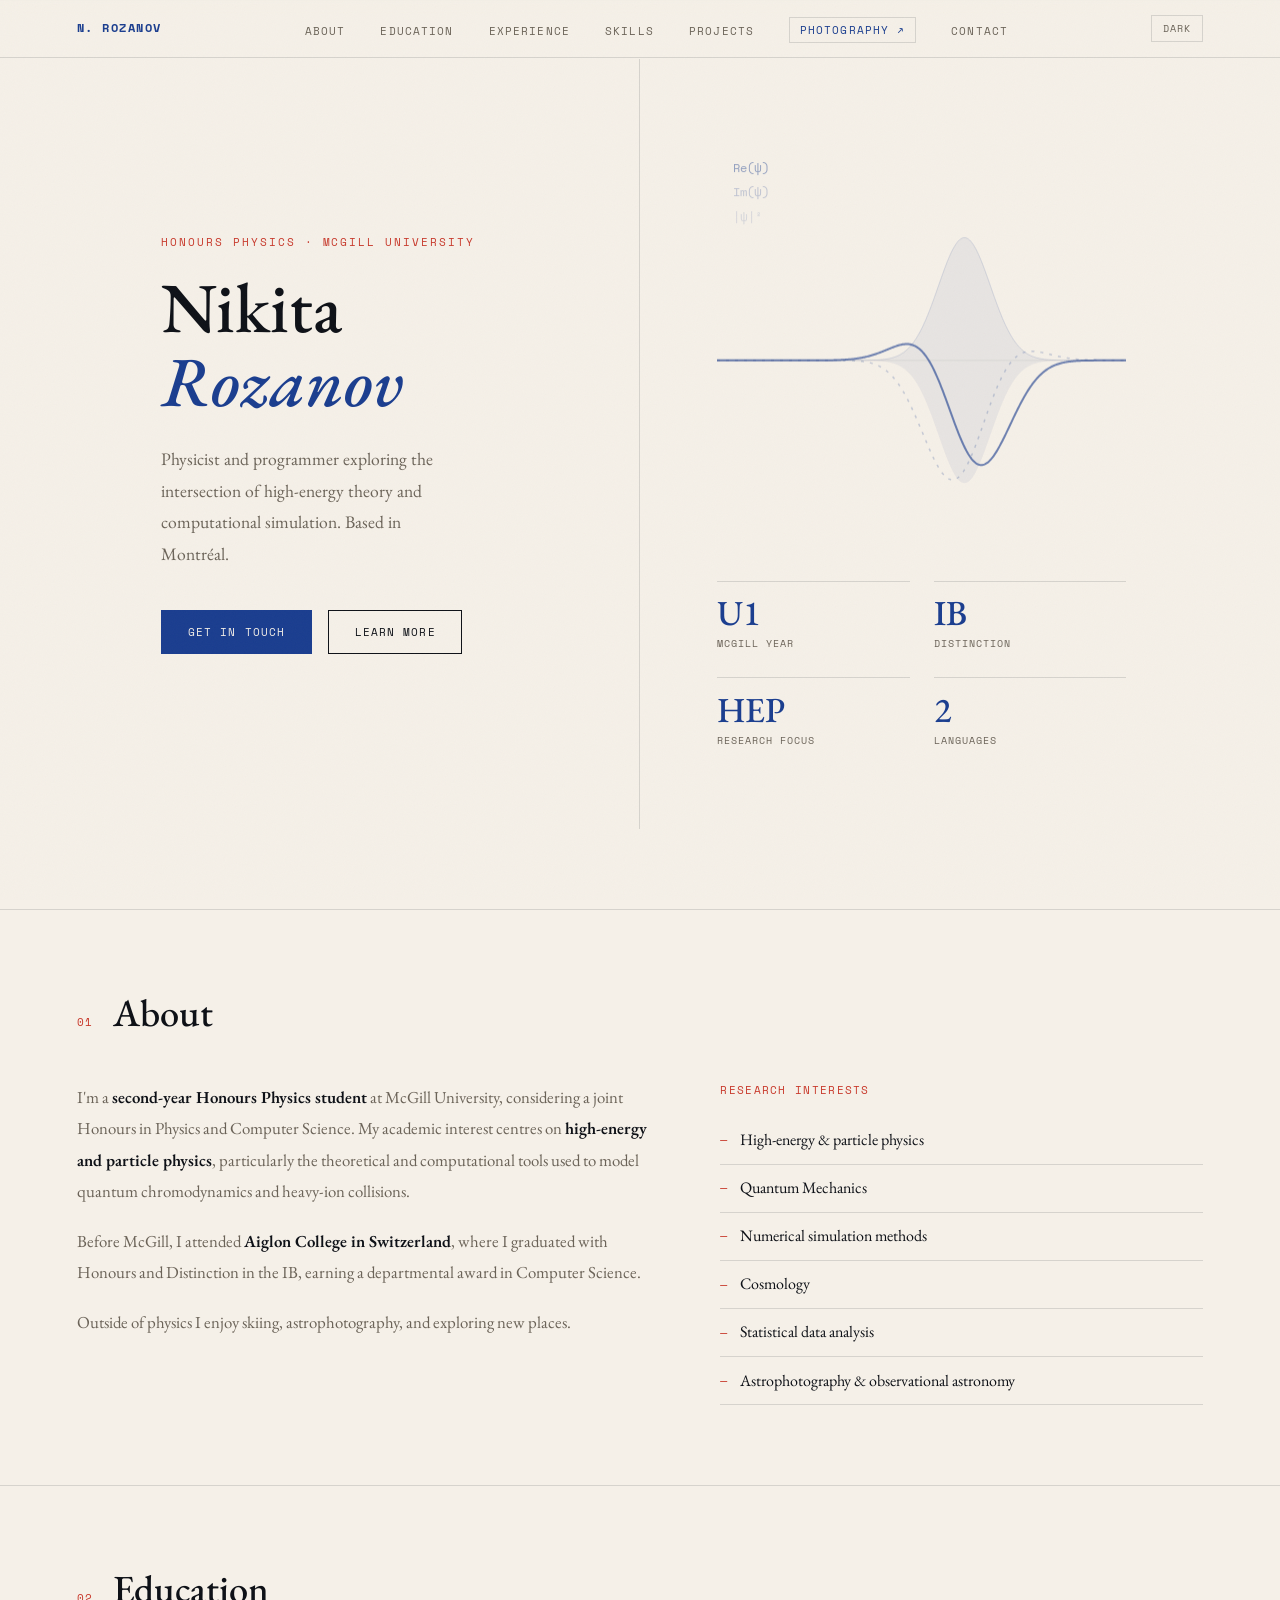
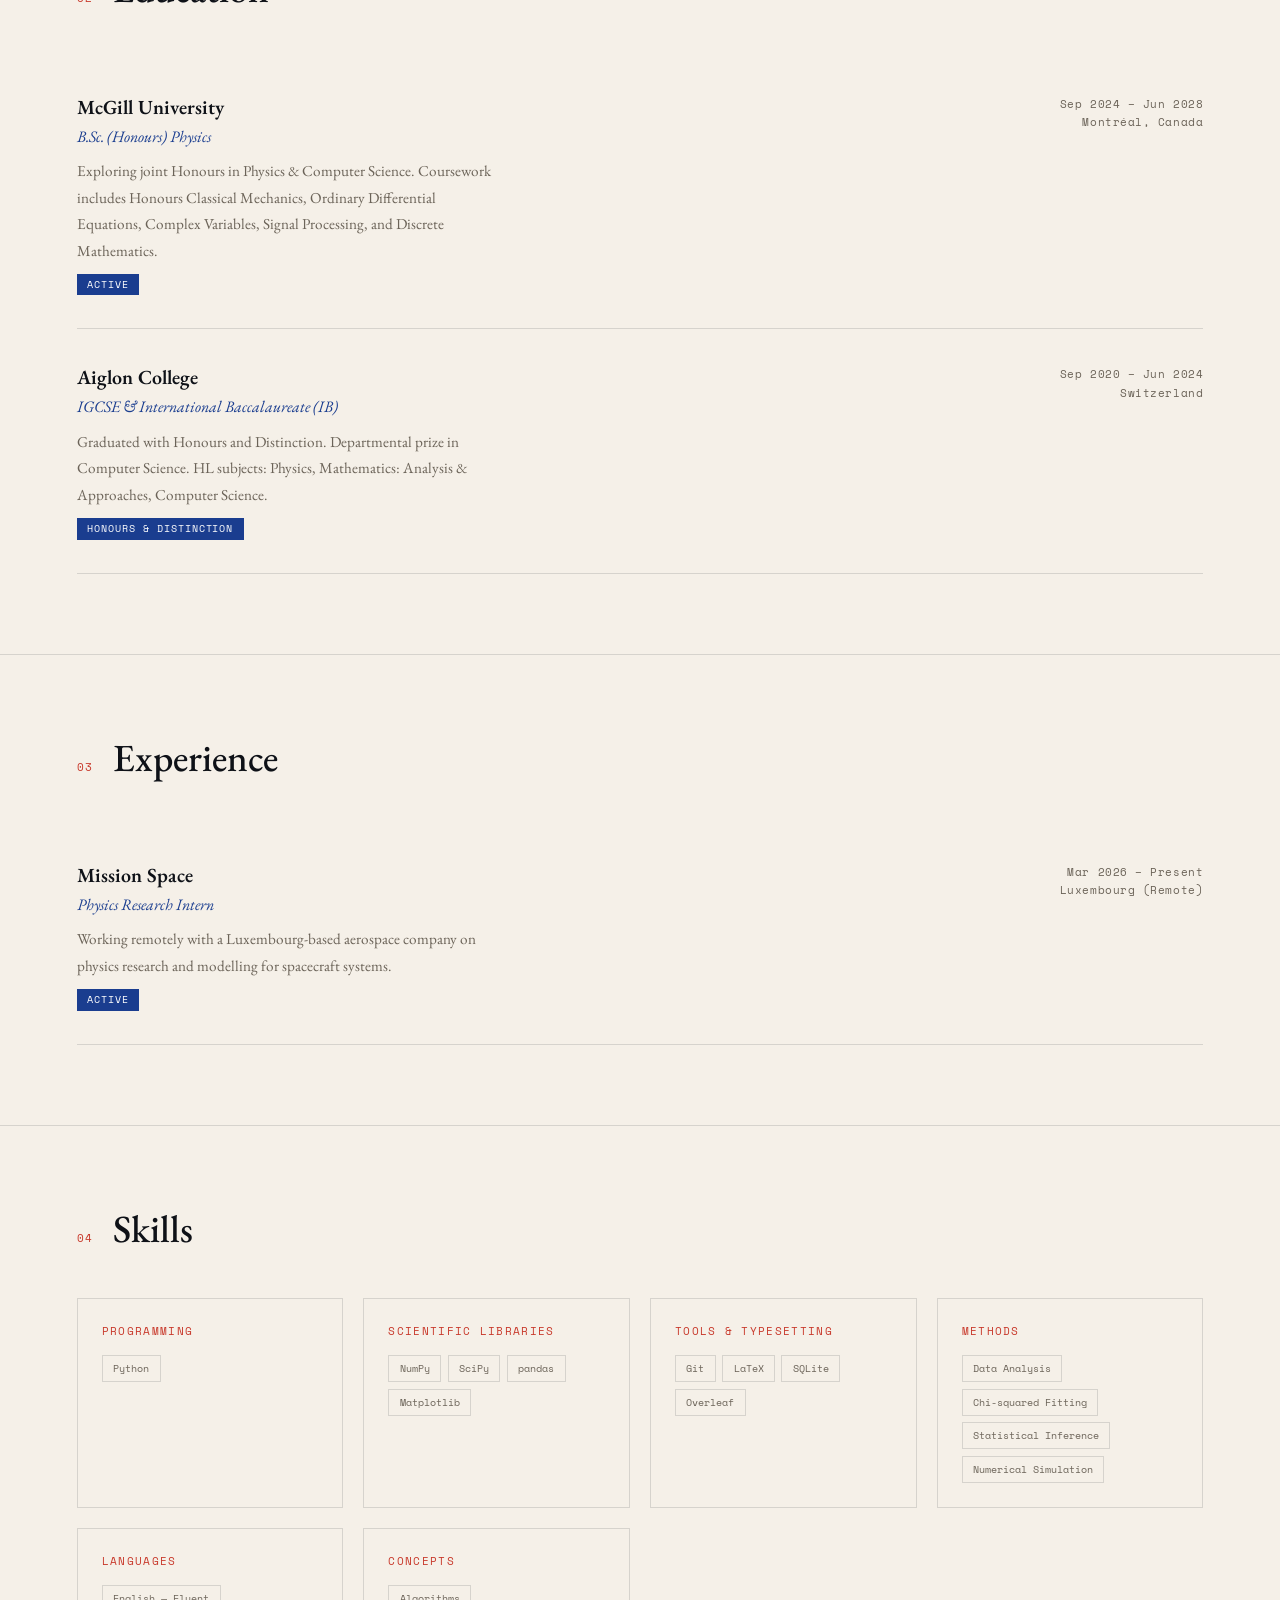
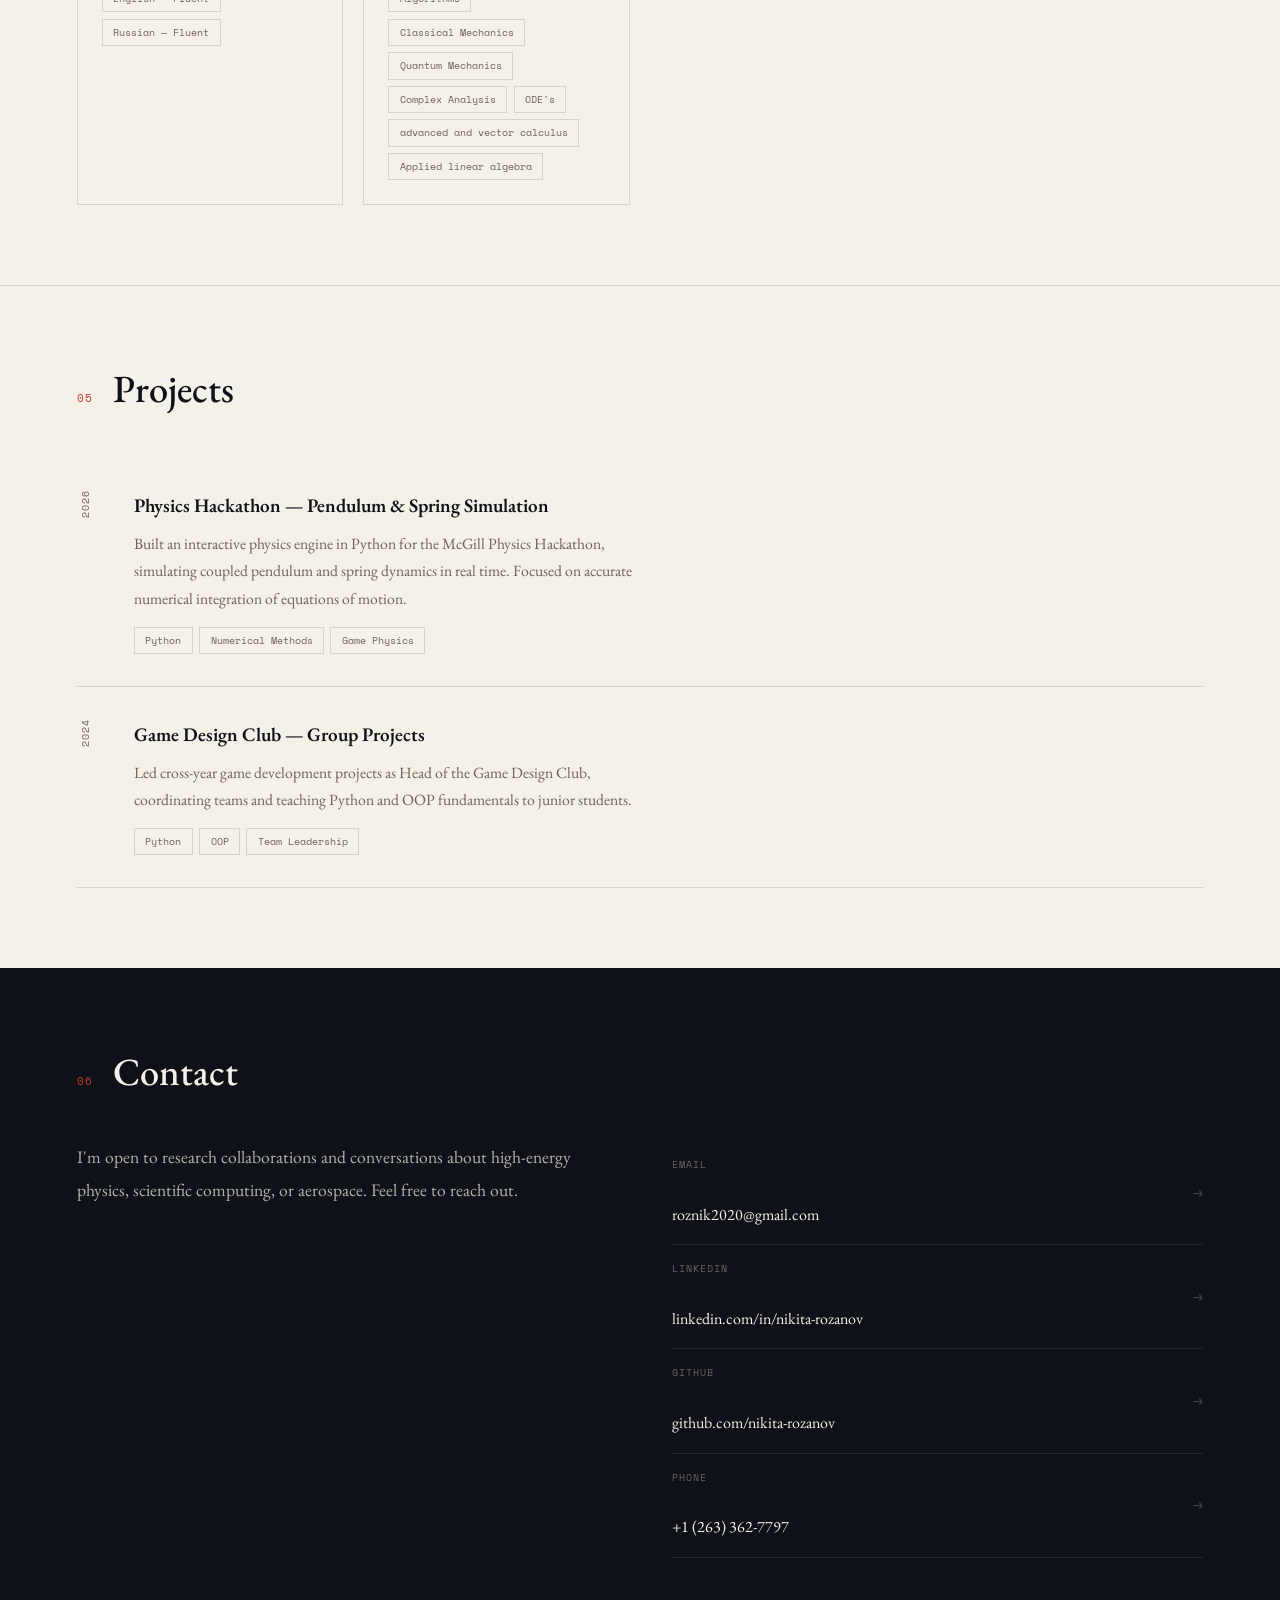
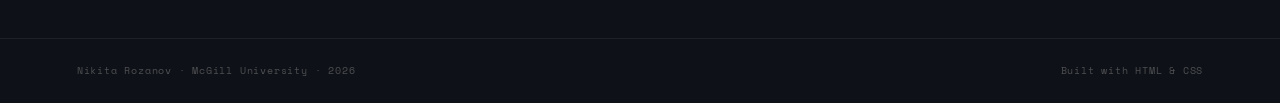
<file: index.html>
<!DOCTYPE html>
<html lang="en">
<head>
  <meta charset="UTF-8" />
  <meta name="viewport" content="width=device-width, initial-scale=1.0" />
  <title>Nikita Rozanov — Physics &amp; CS</title>
  <link rel="preconnect" href="https://fonts.googleapis.com" />
  <link rel="preconnect" href="https://fonts.gstatic.com" crossorigin />
  <link href="https://fonts.googleapis.com/css2?family=EB+Garamond:ital,wght@0,400;0,500;0,600;1,400&family=Space+Mono:wght@400;700&display=swap" rel="stylesheet" />
  <script>document.documentElement.dataset.theme=localStorage.getItem('theme')||'light'</script>
  <link rel="stylesheet" href="css/style.css" />
  <link rel="stylesheet" href="css/animations.css" />
</head>
<body>

  <!-- READING PROGRESS -->
  <div id="progress-bar"></div>

  <!-- NAV -->
  <nav id="navbar">
    <a href="#hero" class="nav-logo">N. Rozanov</a>
    <ul class="nav-links">
      <li><a href="#about">About</a></li>
      <li><a href="#education">Education</a></li>
      <li><a href="#experience">Experience</a></li>
      <li><a href="#skills">Skills</a></li>
      <li><a href="#projects">Projects</a></li>
      <li><a href="photography.html" class="nav-external">Photography ↗</a></li>
      <li><a href="#contact">Contact</a></li>
    </ul>
    <button class="theme-toggle" id="theme-toggle" aria-label="Toggle dark mode"></button>
    <button class="burger" id="burger" aria-label="Toggle menu">
      <span></span><span></span><span></span>
    </button>
  </nav>

  <!-- HERO -->
  <section id="hero">
    <div class="hero-left">
      <p class="hero-label">Honours Physics &middot; McGill University</p>
      <h1>Nikita<br><em>Rozanov</em></h1>
      <p class="hero-desc">
        Physicist and programmer exploring the intersection of high-energy theory and
        computational simulation. Based in Montr&eacute;al.
      </p>
      <div class="hero-ctas">
        <a href="#contact" class="btn btn-fill">Get in touch</a>
        <a href="#about" class="btn">Learn more</a>
      </div>
    </div>

    <div class="hero-right">
      <div class="particle-wrap">
        <canvas id="particleCanvas"></canvas>
      </div>
      <div class="hero-stats">
        <div class="stat">
          <div class="stat-num">U1</div>
          <div class="stat-label">McGill Year</div>
        </div>
        <div class="stat">
          <div class="stat-num">IB</div>
          <div class="stat-label">Distinction</div>
        </div>
        <div class="stat">
          <div class="stat-num">HEP</div>
          <div class="stat-label">Research Focus</div>
        </div>
        <div class="stat">
          <div class="stat-num">2</div>
          <div class="stat-label">Languages</div>
        </div>
      </div>
    </div>
  </section>

  <main>

    <!-- ABOUT -->
    <section id="about">
      <div class="section-header reveal">
        <span class="section-num">01</span>
        <h2>About</h2>
      </div>
      <div class="about-grid">
        <div class="about-text reveal">
          <p>
            I'm a <strong>second-year Honours Physics student</strong> at <a href="https://www.mcgill.ca" target="_blank" rel="noopener">McGill University</a>,
            considering a joint Honours in Physics and Computer Science. My academic interest
            centres on <strong>high-energy and particle physics</strong>, particularly the
            theoretical and computational tools used to model quantum chromodynamics and
            heavy-ion collisions.
          </p>
          <p>
            Before McGill, I attended
            <a href="https://www.aiglon.ch" target="_blank" rel="noopener"><strong>Aiglon College in Switzerland</strong></a>, where I graduated with Honours
            and Distinction in the IB, earning a departmental award in Computer Science.
          </p>
          <p>
            Outside of physics I enjoy skiing, astrophotography, and exploring new places.
          </p>
        </div>
        <div class="reveal">
          <p class="sub-label">Research Interests</p>
          <ul class="interests-list">
            <li>High-energy &amp; particle physics</li>
            <li>Quantum Mechanics</li>
            <li>Numerical simulation methods</li>
            <li>Cosmology</li>
            <li>Statistical data analysis</li>
            <li>Astrophotography &amp; observational astronomy</li>
          </ul>
        </div>
      </div>
    </section>

    <!-- EDUCATION -->
    <section id="education">
      <div class="section-header reveal">
        <span class="section-num">02</span>
        <h2>Education</h2>
      </div>

      <div class="edu-item reveal">
        <div class="edu-main">
          <p class="edu-school"><a href="https://www.mcgill.ca" target="_blank" rel="noopener">McGill University</a></p>
          <p class="edu-degree">B.Sc. (Honours) Physics</p>
          <p class="edu-details">
            Exploring joint Honours in Physics &amp; Computer Science. Coursework includes
            Honours Classical Mechanics, Ordinary Differential Equations, Complex Variables,
            Signal Processing, and Discrete Mathematics.
          </p>
          <span class="edu-badge">Active</span>
        </div>
        <div class="edu-dates">Sep 2024 &ndash; Jun 2028<br>Montr&eacute;al, Canada</div>
      </div>

      <div class="edu-item reveal">
        <div class="edu-main">
          <p class="edu-school"><a href="https://www.aiglon.ch" target="_blank" rel="noopener">Aiglon College</a></p>
          <p class="edu-degree">IGCSE &amp; International Baccalaureate (IB)</p>
          <p class="edu-details">
            Graduated with Honours and Distinction. Departmental prize in Computer Science.
            HL subjects: Physics, Mathematics: Analysis &amp; Approaches, Computer Science.
          </p>
          <span class="edu-badge">Honours &amp; Distinction</span>
        </div>
        <div class="edu-dates">Sep 2020 &ndash; Jun 2024<br>Switzerland</div>
      </div>

    </section>

    <!-- EXPERIENCE -->
    <section id="experience">
      <div class="section-header reveal">
        <span class="section-num">03</span>
        <h2>Experience</h2>
      </div>

      <div class="edu-item reveal">
        <div class="edu-main">
          <p class="edu-school"><a href="https://mission.space" target="_blank" rel="noopener">Mission Space</a></p>
          <p class="edu-degree">Physics Research Intern</p>
          <p class="edu-details">
            Working remotely with a Luxembourg-based aerospace company on physics research and modelling for spacecraft systems.
          </p>
          <span class="edu-badge">Active</span>
        </div>
        <div class="edu-dates">Mar 2026 &ndash; Present<br>Luxembourg (Remote)</div>
      </div>

    </section>

    <!-- SKILLS -->
    <section id="skills">
      <div class="section-header reveal">
        <span class="section-num">04</span>
        <h2>Skills</h2>
      </div>
      <div class="skills-grid">

        <div class="skill-card reveal">
          <p class="skill-card-title">Programming</p>
          <div class="tags">
            <span class="tag">Python</span>
          </div>
        </div>

        <div class="skill-card reveal">
          <p class="skill-card-title">Scientific Libraries</p>
          <div class="tags">
            <span class="tag">NumPy</span>
            <span class="tag">SciPy</span>
            <span class="tag">pandas</span>
            <span class="tag">Matplotlib</span>
          </div>
        </div>

        <div class="skill-card reveal">
          <p class="skill-card-title">Tools &amp; Typesetting</p>
          <div class="tags">
            <span class="tag">Git</span>
            <span class="tag">LaTeX</span>
            <span class="tag">SQLite</span>
            <span class="tag">Overleaf</span>
          </div>
        </div>

        <div class="skill-card reveal">
          <p class="skill-card-title">Methods</p>
          <div class="tags">
            <span class="tag">Data Analysis</span>
            <span class="tag">Chi-squared Fitting</span>
            <span class="tag">Statistical Inference</span>
            <span class="tag">Numerical Simulation</span>
          </div>
        </div>

        <div class="skill-card reveal">
          <p class="skill-card-title">Languages</p>
          <div class="tags">
            <span class="tag">English — Fluent</span>
            <span class="tag">Russian — Fluent</span>
          </div>
        </div>

        <div class="skill-card reveal">
          <p class="skill-card-title">Concepts</p>
          <div class="tags">
            <span class="tag">Algorithms</span>
            <span class="tag">Classical Mechanics</span>
            <span class="tag">Quantum Mechanics</span>
            <span class="tag">Complex Analysis</span>
            <span class="tag">ODE's</span>
            <span class="tag">advanced and vector calculus</span>
            <span class="tag">Applied linear algebra</span>
          </div>
        </div>

      </div>
    </section>

    <!-- PROJECTS -->
    <section id="projects">
      <div class="section-header reveal">
        <span class="section-num">05</span>
        <h2>Projects</h2>
      </div>
      <div class="projects-list">

        <div class="project-item reveal">
          <span class="project-year">2026</span>
          <div>
            <p class="project-title">Physics Hackathon — Pendulum &amp; Spring Simulation</p>
            <p class="project-desc">
              Built an interactive physics engine in Python for the McGill Physics Hackathon,
              simulating coupled pendulum and spring dynamics in real time. Focused on accurate
              numerical integration of equations of motion.
            </p>
            <div class="tags">
              <span class="tag">Python</span>
              <span class="tag">Numerical Methods</span>
              <span class="tag">Game Physics</span>
            </div>
          </div>
        </div>

        <div class="project-item reveal">
          <span class="project-year">2024</span>
          <div>
            <p class="project-title">Game Design Club — Group Projects</p>
            <p class="project-desc">
              Led cross-year game development projects as Head of the Game Design Club,
              coordinating teams and teaching Python and OOP fundamentals to junior students.
            </p>
            <div class="tags">
              <span class="tag">Python</span>
              <span class="tag">OOP</span>
              <span class="tag">Team Leadership</span>
            </div>
          </div>
        </div>

      </div>
    </section>

    <!-- CONTACT -->
    <section id="contact" class="contact-section">
      <div class="section-header reveal">
        <span class="section-num contact-num">06</span>
        <h2>Contact</h2>
      </div>
      <div class="contact-grid">
        <p class="contact-intro reveal">
          I'm open to research collaborations and conversations about high-energy physics,
          scientific computing, or aerospace. Feel free to reach out.
        </p>
        <ul class="contact-links reveal">
          <li>
            <a href="mailto:roznik2020@gmail.com">
              <span>
                <span class="link-type">Email</span><br>
                roznik2020@gmail.com
              </span>
              <span class="link-arrow">&rarr;</span>
            </a>
          </li>
          <li>
            <a href="https://linkedin.com" target="_blank" rel="noopener">
              <span>
                <span class="link-type">LinkedIn</span><br>
                linkedin.com/in/nikita-rozanov
              </span>
              <span class="link-arrow">&rarr;</span>
            </a>
          </li>
          <li>
            <a href="https://github.com" target="_blank" rel="noopener">
              <span>
                <span class="link-type">GitHub</span><br>
                github.com/nikita-rozanov
              </span>
              <span class="link-arrow">&rarr;</span>
            </a>
          </li>
          <li>
            <a href="tel:+12633627797">
              <span>
                <span class="link-type">Phone</span><br>
                +1 (263) 362-7797
              </span>
              <span class="link-arrow">&rarr;</span>
            </a>
          </li>
        </ul>
      </div>
    </section>

  </main>

  <footer>
    <span>Nikita Rozanov &middot; McGill University &middot; 2026</span>
    <span>Built with HTML &amp; CSS</span>
  </footer>

  <script src="js/main.js"></script>
</body>
</html>
</file>
<file: css/style.css>
/* ── RESET & BASE ────────────────────────────────── */
*, *::before, *::after { box-sizing: border-box; margin: 0; padding: 0; }

:root {
  --ink:     #0e1117;
  --paper:   #f5f0e8;
  --surface: #ede8df;
  --accent:  #1a3d8f;
  --red:     #c8392b;
  --muted:   #6b6358;
  --rule:    rgba(14,17,23,0.13);
  --gutter:  clamp(1.5rem, 6vw, 5rem);
  --serif:   'EB Garamond', Georgia, serif;
  --mono:    'Space Mono', monospace;
  --nav-h:   58px;
}

/* ── DARK MODE ───────────────────────────────────── */
[data-theme="dark"] {
  --ink:     #e8e0d0;
  --paper:   #0f1117;
  --surface: #171d27;
  --accent:  #6b9ee8;
  --red:     #e06b5a;
  --muted:   #8a8276;
  --rule:    rgba(232,224,208,0.1);
}

[data-theme="dark"] #navbar {
  background: rgba(15,17,23,0.94);
}

[data-theme="dark"] .contact-section,
[data-theme="dark"] footer {
  background: #070a0f;
}

/* contact section always uses light text — fix dark mode variable bleed */
[data-theme="dark"] .contact-section,
[data-theme="dark"] .contact-section h2,
[data-theme="dark"] .contact-links a {
  color: #e8e0d0;
}

[data-theme="dark"] .contact-intro {
  color: rgba(232,224,208,0.72);
}

[data-theme="dark"] .link-type {
  color: rgba(232,224,208,0.45);
}

[data-theme="dark"] .link-arrow {
  color: rgba(232,224,208,0.25);
}

[data-theme="dark"] .contact-links li {
  border-bottom-color: rgba(232,224,208,0.1);
}

[data-theme="dark"] footer span {
  color: rgba(232,224,208,0.3);
}

[data-theme="dark"] .nav-links {
  background: rgba(15,17,23,0.97);
}

body, #navbar, section, .skill-card, footer {
  transition: background 0.25s, color 0.25s, border-color 0.25s;
}

/* ── PHOTOGRAPHY NAV LINK ────────────────────────── */
.nav-links a.nav-external {
  border: 1px solid var(--rule);
  padding: 0.2rem 0.6rem;
  color: var(--accent);
  transition: color 0.2s, border-color 0.2s, background 0.2s;
}

.nav-links a.nav-external:hover {
  background: var(--accent);
  border-color: var(--accent);
  color: var(--paper);
}

/* ── THEME TOGGLE ────────────────────────────────── */
.theme-toggle {
  background: none;
  border: 1px solid var(--rule);
  cursor: pointer;
  font-family: var(--mono);
  font-size: 0.62rem;
  letter-spacing: 0.1em;
  text-transform: uppercase;
  color: var(--muted);
  padding: 0.3rem 0.7rem;
  transition: color 0.2s, border-color 0.2s;
}

.theme-toggle:hover {
  color: var(--accent);
  border-color: var(--accent);
}

html { scroll-behavior: smooth; overflow-x: hidden; }

body {
  font-family: var(--serif);
  font-size: 18px;
  line-height: 1.65;
  color: var(--ink);
  background: var(--paper);
}

/* paper noise texture */
body::before {
  content: '';
  position: fixed;
  inset: 0;
  pointer-events: none;
  z-index: 999;
  opacity: 0.03;
  background-image: url("data:image/svg+xml,%3Csvg viewBox='0 0 200 200' xmlns='http://www.w3.org/2000/svg'%3E%3Cfilter id='n'%3E%3CfeTurbulence type='fractalNoise' baseFrequency='0.9' numOctaves='4' stitchTiles='stitch'/%3E%3C/filter%3E%3Crect width='100%25' height='100%25' filter='url(%23n)'/%3E%3C/svg%3E");
  background-size: 200px;
}

a { color: inherit; text-decoration: none; }
ul { list-style: none; }

/* ── NAV ─────────────────────────────────────────── */
#navbar {
  position: fixed;
  top: 0; left: 0; right: 0;
  height: var(--nav-h);
  z-index: 200;
  display: flex;
  justify-content: space-between;
  align-items: center;
  padding: 0 var(--gutter);
  border-bottom: 1px solid var(--rule);
  background: rgba(245, 240, 232, 0.92);
  backdrop-filter: blur(10px);
}

.nav-logo {
  font-family: var(--mono);
  font-size: 0.78rem;
  font-weight: 700;
  letter-spacing: 0.12em;
  text-transform: uppercase;
  color: var(--accent);
}

.nav-links {
  display: flex;
  gap: 2.2rem;
}

.nav-links a {
  font-family: var(--mono);
  font-size: 0.7rem;
  letter-spacing: 0.1em;
  text-transform: uppercase;
  color: var(--muted);
  transition: color 0.2s;
}

.nav-links a:hover,
.nav-links a.active { color: var(--accent); }

.burger {
  display: none;
  flex-direction: column;
  gap: 5px;
  background: none;
  border: none;
  cursor: pointer;
  padding: 4px;
}

.burger span {
  display: block;
  width: 20px; height: 1.5px;
  background: var(--ink);
  transition: transform 0.3s, opacity 0.3s;
}

.burger.open span:nth-child(1) { transform: translateY(6.5px) rotate(45deg); }
.burger.open span:nth-child(2) { opacity: 0; }
.burger.open span:nth-child(3) { transform: translateY(-6.5px) rotate(-45deg); }

/* ── HERO ────────────────────────────────────────── */
#hero {
  min-height: 100vh;
  display: grid;
  grid-template-columns: 1fr 1fr;
  padding-top: var(--nav-h);
}

.hero-left {
  display: flex;
  flex-direction: column;
  justify-content: center;
  padding: 5rem var(--gutter) 5rem calc(var(--gutter) * 1.1);
  border-right: 1px solid var(--rule);
}

.hero-left > * {
  animation: fadeUp 0.7s ease both;
}
.hero-label  { animation-delay: 0.1s; }
.hero-left h1          { animation-delay: 0.22s; }
.hero-desc   { animation-delay: 0.34s; }
.hero-ctas   { animation-delay: 0.46s; }

.hero-label {
  font-family: var(--mono);
  font-size: 0.68rem;
  letter-spacing: 0.18em;
  text-transform: uppercase;
  color: var(--red);
  margin-bottom: 1.2rem;
}

h1 {
  font-size: clamp(3rem, 5.5vw, 5.5rem);
  font-weight: 500;
  line-height: 1.05;
  margin-bottom: 1.5rem;
}

h1 em {
  font-style: italic;
  color: var(--accent);
}

.hero-desc {
  font-size: 1.1rem;
  color: var(--muted);
  max-width: 38ch;
  margin-bottom: 2.5rem;
  line-height: 1.8;
}

.hero-ctas {
  display: flex;
  gap: 1rem;
  flex-wrap: wrap;
}

.btn {
  font-family: var(--mono);
  font-size: 0.7rem;
  letter-spacing: 0.1em;
  text-transform: uppercase;
  padding: 0.75rem 1.6rem;
  border: 1.5px solid var(--ink);
  color: var(--ink);
  transition: background 0.2s, color 0.2s;
  cursor: pointer;
}

.btn:hover {
  background: var(--ink);
  color: var(--paper);
}

.btn-fill {
  background: var(--accent);
  border-color: var(--accent);
  color: var(--paper);
}

.btn-fill:hover {
  background: var(--ink);
  border-color: var(--ink);
}

.hero-right {
  display: flex;
  flex-direction: column;
  justify-content: center;
  padding: 5rem var(--gutter);
  gap: 2rem;
}

.particle-wrap {
  width: 100%;
  aspect-ratio: 1;
  max-width: 420px;
}

.particle-wrap canvas {
  width: 100%;
  height: 100%;
  display: block;
}

.hero-stats {
  display: grid;
  grid-template-columns: 1fr 1fr;
  gap: 1.5rem;
  width: 100%;
}

.stat {
  border-top: 1px solid var(--rule);
  padding-top: 0.8rem;
}

.stat-num {
  font-family: var(--serif);
  font-size: 2.2rem;
  font-weight: 500;
  color: var(--accent);
  line-height: 1.1;
}

.stat-label {
  font-family: var(--mono);
  font-size: 0.63rem;
  letter-spacing: 0.1em;
  text-transform: uppercase;
  color: var(--muted);
  margin-top: 0.2rem;
}

/* ── SECTIONS ────────────────────────────────────── */
section {
  padding: 5rem var(--gutter);
  border-top: 1px solid var(--rule);
}

.section-header {
  display: flex;
  align-items: baseline;
  gap: 1.25rem;
  margin-bottom: 3rem;
}

.section-num {
  font-family: var(--mono);
  font-size: 0.68rem;
  color: var(--red);
  letter-spacing: 0.1em;
}

h2 {
  font-size: clamp(1.8rem, 3vw, 2.8rem);
  font-weight: 500;
  line-height: 1.15;
}

/* ── ABOUT ───────────────────────────────────────── */
.about-grid {
  display: grid;
  grid-template-columns: 1.2fr 1fr;
  gap: 4rem;
}

.about-text p {
  font-size: 1.05rem;
  color: var(--muted);
  margin-bottom: 1.2rem;
  line-height: 1.85;
}

.about-text p strong { color: var(--ink); font-weight: 600; }

.sub-label {
  font-family: var(--mono);
  font-size: 0.68rem;
  letter-spacing: 0.12em;
  text-transform: uppercase;
  color: var(--red);
  margin-bottom: 1rem;
}

.interests-list li {
  padding: 0.65rem 0;
  border-bottom: 1px solid var(--rule);
  font-size: 1rem;
  display: flex;
  align-items: center;
  gap: 0.8rem;
}

.interests-list li::before {
  content: '—';
  font-family: var(--mono);
  color: var(--red);
  font-size: 0.75rem;
  flex-shrink: 0;
}

/* ── EDUCATION ───────────────────────────────────── */
.edu-item {
  display: grid;
  grid-template-columns: 1fr auto;
  gap: 2rem;
  padding: 2rem 0;
  border-bottom: 1px solid var(--rule);
}

.edu-school {
  font-size: 1.25rem;
  font-weight: 600;
  color: var(--ink);
}

.edu-degree {
  font-style: italic;
  color: var(--accent);
  margin-bottom: 0.5rem;
  font-size: 1rem;
}

.edu-details {
  font-size: 0.95rem;
  color: var(--muted);
  line-height: 1.75;
  max-width: 60ch;
}

.edu-dates {
  font-family: var(--mono);
  font-size: 0.68rem;
  color: var(--muted);
  white-space: nowrap;
  letter-spacing: 0.05em;
  line-height: 1.7;
  padding-top: 0.25rem;
  text-align: right;
}

.edu-badge {
  display: inline-block;
  font-family: var(--mono);
  font-size: 0.6rem;
  letter-spacing: 0.1em;
  text-transform: uppercase;
  background: var(--accent);
  color: white;
  padding: 0.18rem 0.65rem;
  margin-top: 0.6rem;
}

.edu-badge--red { background: var(--red); }

/* ── SKILLS ──────────────────────────────────────── */
.skills-grid {
  display: grid;
  grid-template-columns: repeat(auto-fit, minmax(240px, 1fr));
  gap: 1.25rem;
}

.skill-card {
  border: 1px solid var(--rule);
  padding: 1.5rem;
  transition: border-color 0.2s, transform 0.2s;
}

.skill-card:hover {
  border-color: var(--accent);
  transform: translateY(-2px);
}

.skill-card-title {
  font-family: var(--mono);
  font-size: 0.68rem;
  letter-spacing: 0.12em;
  text-transform: uppercase;
  color: var(--red);
  margin-bottom: 0.9rem;
}

.tags {
  display: flex;
  flex-wrap: wrap;
  gap: 0.4rem;
}

.tag {
  font-family: var(--mono);
  font-size: 0.65rem;
  padding: 0.25rem 0.65rem;
  border: 1px solid var(--rule);
  color: var(--muted);
  transition: border-color 0.2s, color 0.2s;
}

.tag:hover {
  border-color: var(--accent);
  color: var(--accent);
}

/* ── PROJECTS ────────────────────────────────────── */
.projects-list {
  display: flex;
  flex-direction: column;
}

.project-item {
  display: grid;
  grid-template-columns: auto 1fr;
  gap: 2.5rem;
  padding: 2rem 0;
  border-bottom: 1px solid var(--rule);
  align-items: start;
}

.project-year {
  font-family: var(--mono);
  font-size: 0.65rem;
  color: var(--muted);
  letter-spacing: 0.08em;
  writing-mode: vertical-rl;
  text-transform: uppercase;
  transform: rotate(180deg);
  padding-top: 0.2rem;
}

.project-title {
  font-size: 1.2rem;
  font-weight: 600;
  color: var(--ink);
  margin-bottom: 0.5rem;
}

.project-desc {
  font-size: 0.98rem;
  color: var(--muted);
  line-height: 1.75;
  margin-bottom: 0.9rem;
  max-width: 65ch;
}

/* ── CONTACT ─────────────────────────────────────── */
.contact-section {
  background: var(--ink);
  color: var(--paper);
}

.contact-section h2 { color: var(--paper); }
.contact-num { color: var(--red) !important; }

.contact-grid {
  display: grid;
  grid-template-columns: 1fr 1fr;
  gap: 4rem;
  align-items: start;
}

.contact-intro {
  font-size: 1.1rem;
  line-height: 1.85;
  color: rgba(245, 240, 232, 0.72);
}

.contact-links {
  display: flex;
  flex-direction: column;
}

.contact-links li {
  border-bottom: 1px solid rgba(245, 240, 232, 0.1);
}

.contact-links a {
  display: flex;
  align-items: center;
  justify-content: space-between;
  padding: 1rem 0;
  color: var(--paper);
  font-size: 1rem;
  transition: color 0.2s;
}

.contact-links a:hover { color: var(--red); }

.link-type {
  font-family: var(--mono);
  font-size: 0.62rem;
  letter-spacing: 0.1em;
  text-transform: uppercase;
  color: rgba(245, 240, 232, 0.38);
  display: block;
  margin-bottom: 2px;
}

.link-arrow {
  font-family: var(--mono);
  color: rgba(245, 240, 232, 0.25);
  transition: color 0.2s;
}

.contact-links a:hover .link-arrow { color: var(--red); }

/* ── FOOTER ──────────────────────────────────────── */
footer {
  background: var(--ink);
  border-top: 1px solid rgba(245, 240, 232, 0.07);
  padding: 1.5rem var(--gutter);
  display: flex;
  justify-content: space-between;
  align-items: center;
}

footer span {
  font-family: var(--mono);
  font-size: 0.62rem;
  color: rgba(245, 240, 232, 0.28);
  letter-spacing: 0.08em;
}

/* ── READING PROGRESS BAR ────────────────────────── */
#progress-bar {
  position: fixed;
  top: 0; left: 0;
  height: 2px;
  width: 0%;
  background: var(--red);
  z-index: 300;
  transition: width 0.1s linear;
}

/* ── RESPONSIVE ──────────────────────────────────── */
@media (max-width: 820px) {
  #hero {
    grid-template-columns: 1fr;
  }

  .hero-left {
    border-right: none;
    padding-top: calc(var(--nav-h) + 3rem);
  }

  .hero-right { display: none; }

  .about-grid   { grid-template-columns: 1fr; gap: 2.5rem; }
  .contact-grid { grid-template-columns: 1fr; gap: 2.5rem; }
  .edu-item     { grid-template-columns: 1fr; }
  .edu-dates    { text-align: left; }

  .nav-links {
    display: none;
    flex-direction: column;
    gap: 0;
    position: absolute;
    top: var(--nav-h);
    left: 0; right: 0;
    background: rgba(245, 240, 232, 0.97);
    border-bottom: 1px solid var(--rule);
  }

  .nav-links.open { display: flex; }

  .nav-links li { border-bottom: 1px solid var(--rule); }

  .nav-links a {
    display: block;
    padding: 0.9rem var(--gutter);
    font-size: 0.75rem;
  }

  .burger { display: flex; }
}

@media (max-width: 520px) {
  .project-item { grid-template-columns: 1fr; }
  .project-year { writing-mode: horizontal-tb; transform: none; }
}
</file>
<file: css/animations.css>
/* ── KEYFRAMES ───────────────────────────────────── */
@keyframes fadeUp {
  from { opacity: 0; transform: translateY(22px); }
  to   { opacity: 1; transform: translateY(0); }
}

/* ── SCROLL REVEAL ───────────────────────────────── */
.reveal {
  opacity: 0;
  transform: translateY(18px);
  transition: opacity 0.6s ease, transform 0.6s ease;
}

.reveal.visible {
  opacity: 1;
  transform: translateY(0);
}
</file>
